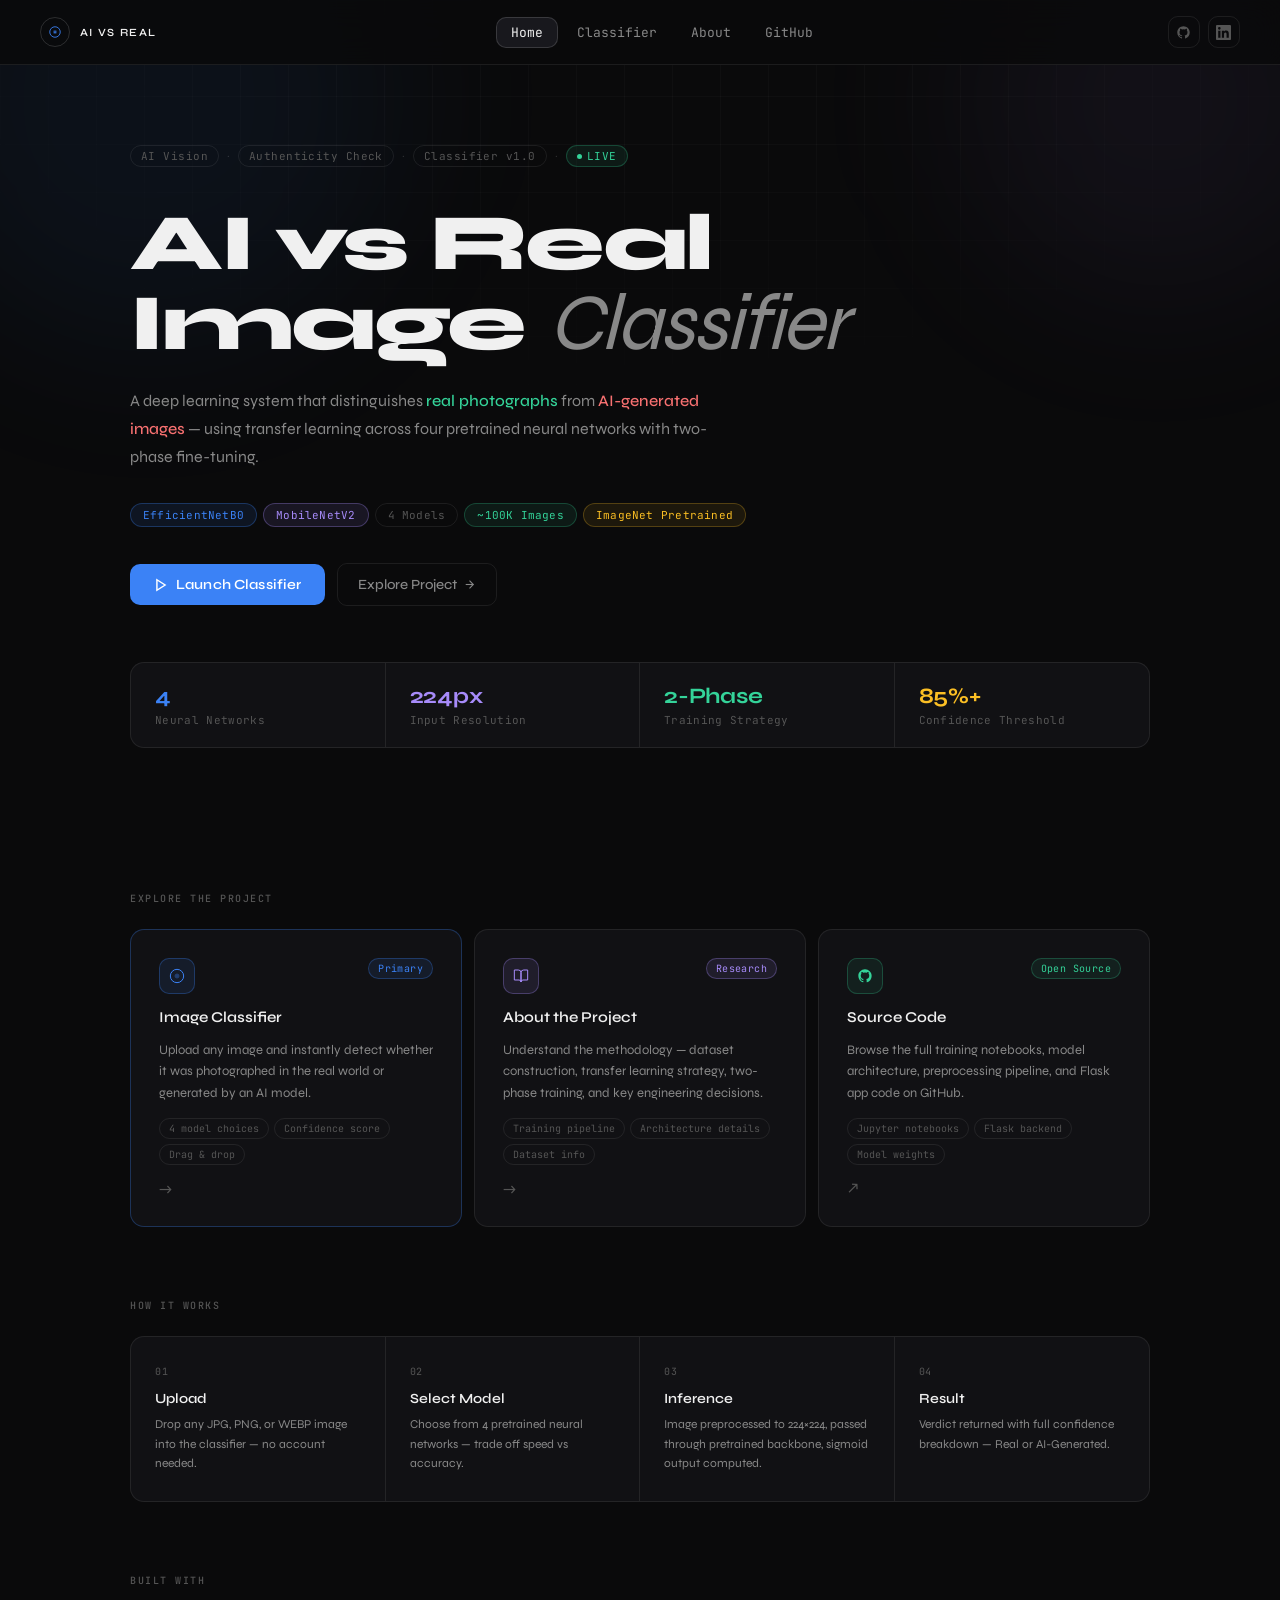
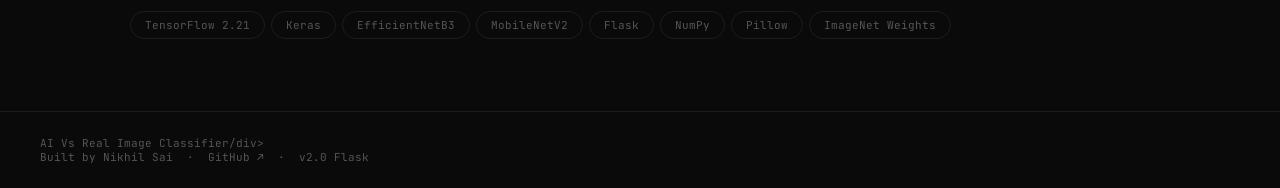
<file: templates/home.html>
<!DOCTYPE html>
<html lang="en">
<head>
  <meta charset="UTF-8" />
  <meta name="viewport" content="width=device-width, initial-scale=1.0" />
  <title>AI vs Real Image Classifier</title>
  <link href="https://fonts.googleapis.com/css2?family=Syne:wght@400;500;600;700;800&family=JetBrains+Mono:wght@300;400;500&display=swap" rel="stylesheet" />
  <style>
    *, *::before, *::after { box-sizing: border-box; margin: 0; padding: 0; }

    :root {
      --bg: #0a0a0b;
      --bg-2: #111114;
      --bg-3: #18181d;
      --border: rgba(255,255,255,0.08);
      --border-2: rgba(255,255,255,0.14);
      --text: #f0f0f0;
      --text-2: #888;
      --text-3: #555;
      --blue: #3b82f6;
      --blue-bg: rgba(59,130,246,0.10);
      --blue-border: rgba(59,130,246,0.3);
      --purple: #a78bfa;
      --purple-bg: rgba(167,139,250,0.10);
      --purple-border: rgba(167,139,250,0.3);
      --green: #34d399;
      --green-bg: rgba(52,211,153,0.08);
      --green-border: rgba(52,211,153,0.25);
      --amber: #fbbf24;
      --amber-bg: rgba(251,191,36,0.08);
      --amber-border: rgba(251,191,36,0.25);
      --red: #f87171;
      --radius: 10px;
      --radius-lg: 14px;
    }

    html { scroll-behavior: smooth; }

    body {
      font-family: 'Syne', sans-serif;
      background: var(--bg);
      color: var(--text);
      min-height: 100vh;
      overflow-x: hidden;
    }

    /* ── BACKGROUND GRID ── */
    .bg-grid {
      position: fixed;
      inset: 0;
      pointer-events: none;
      z-index: 0;
      background-image:
        linear-gradient(rgba(255,255,255,0.025) 1px, transparent 1px),
        linear-gradient(90deg, rgba(255,255,255,0.025) 1px, transparent 1px);
      background-size: 48px 48px;
      mask-image: radial-gradient(ellipse 80% 60% at 50% 0%, black 30%, transparent 80%);
    }

    .bg-orb {
      position: fixed;
      border-radius: 50%;
      filter: blur(80px);
      pointer-events: none;
      z-index: 0;
    }
    .bg-orb-1 { width: 500px; height: 500px; top: -150px; left: -100px; background: rgba(59,130,246,0.06); }
    .bg-orb-2 { width: 400px; height: 400px; top: -100px; right: -80px; background: rgba(167,139,250,0.05); }

    /* ── NAVBAR ── */
    nav {
      position: sticky;
      top: 0;
      z-index: 100;
      display: flex;
      align-items: center;
      justify-content: space-between;
      padding: 16px 40px;
      background: rgba(10,10,11,0.85);
      backdrop-filter: blur(16px);
      border-bottom: 1px solid var(--border);
    }

    .nav-brand {
      display: flex;
      align-items: center;
      gap: 10px;
      text-decoration: none;
      color: var(--text);
    }

    .nav-logo {
      width: 30px;
      height: 30px;
      border-radius: 50%;
      border: 1px solid var(--border-2);
      display: flex;
      align-items: center;
      justify-content: center;
      color: var(--blue);
    }

    .nav-name {
      font-size: 11px;
      font-weight: 600;
      letter-spacing: 0.12em;
      color: var(--text);
    }

    .nav-links {
      display: flex;
      gap: 4px;
    }

    .nav-link {
      font-size: 13px;
      font-weight: 400;
      color: var(--text-2);
      text-decoration: none;
      padding: 6px 14px;
      border-radius: var(--radius);
      border: 1px solid transparent;
      transition: all 0.15s;
      font-family: 'JetBrains Mono', monospace;
    }

    .nav-link:hover { color: var(--text); background: var(--bg-3); border-color: var(--border); }
    .nav-link.active { color: var(--text); background: var(--bg-3); border-color: var(--border-2); }

    .nav-icons {
      display: flex;
      gap: 8px;
    }

    .nav-icon {
      width: 32px;
      height: 32px;
      display: flex;
      align-items: center;
      justify-content: center;
      color: var(--text-3);
      border-radius: var(--radius);
      border: 1px solid var(--border);
      transition: all 0.15s;
      text-decoration: none;
    }

    .nav-icon:hover { color: var(--text-2); border-color: var(--border-2); }

    /* ── LAYOUT WRAPPER ── */
    .wrapper {
      position: relative;
      z-index: 1;
      max-width: 1100px;
      margin: 0 auto;
      padding: 0 40px;
    }

    /* ── HERO ── */
    .hero {
      padding: 80px 0 64px;
    }

    .eyebrow {
      display: flex;
      align-items: center;
      flex-wrap: wrap;
      gap: 8px;
      margin-bottom: 36px;
      opacity: 0;
      animation: fadeUp 0.6s ease forwards;
    }

    .etag {
      font-family: 'JetBrains Mono', monospace;
      font-size: 11px;
      color: var(--text-3);
      padding: 3px 10px;
      border: 1px solid var(--border);
      border-radius: 20px;
      letter-spacing: 0.04em;
    }

    .esep { color: var(--border-2); font-size: 12px; }

    .elive {
      font-family: 'JetBrains Mono', monospace;
      font-size: 11px;
      color: var(--green);
      padding: 3px 10px;
      border: 1px solid var(--green-border);
      border-radius: 20px;
      background: var(--green-bg);
      letter-spacing: 0.06em;
      display: flex;
      align-items: center;
      gap: 5px;
    }

    .elive-dot {
      width: 5px;
      height: 5px;
      border-radius: 50%;
      background: var(--green);
      animation: pulse 2s infinite;
    }

    @keyframes pulse {
      0%, 100% { opacity: 1; }
      50% { opacity: 0.3; }
    }

    .hero-title {
      font-size: clamp(48px, 7vw, 80px);
      font-weight: 800;
      line-height: 1.0;
      letter-spacing: -0.03em;
      margin-bottom: 24px;
      opacity: 0;
      animation: fadeUp 0.6s 0.1s ease forwards;
    }

    .hero-title em {
      font-style: italic;
      font-weight: 400;
      color: var(--text-2);
    }

    .hero-title .accent { color: var(--blue); }

    .hero-sub {
      font-size: 16px;
      font-weight: 400;
      color: var(--text-2);
      line-height: 1.75;
      max-width: 580px;
      margin-bottom: 32px;
      opacity: 0;
      animation: fadeUp 0.6s 0.2s ease forwards;
    }

    .hl-g { color: var(--green); font-weight: 500; }
    .hl-r { color: var(--red); font-weight: 500; }

    .chips {
      display: flex;
      flex-wrap: wrap;
      gap: 6px;
      margin-bottom: 36px;
      opacity: 0;
      animation: fadeUp 0.6s 0.3s ease forwards;
    }

    .chip {
      font-family: 'JetBrains Mono', monospace;
      font-size: 11px;
      padding: 4px 12px;
      border-radius: 20px;
      border: 1px solid var(--border);
      color: var(--text-3);
      letter-spacing: 0.02em;
    }

    .chip-blue  { color: var(--blue);   border-color: var(--blue-border);   background: var(--blue-bg); }
    .chip-purple{ color: var(--purple); border-color: var(--purple-border); background: var(--purple-bg); }
    .chip-green { color: var(--green);  border-color: var(--green-border);  background: var(--green-bg); }
    .chip-amber { color: var(--amber);  border-color: var(--amber-border);  background: var(--amber-bg); }

    .ctas {
      display: flex;
      gap: 12px;
      align-items: center;
      margin-bottom: 56px;
      opacity: 0;
      animation: fadeUp 0.6s 0.4s ease forwards;
    }

    .cta-primary {
      display: inline-flex;
      align-items: center;
      gap: 8px;
      font-family: 'Syne', sans-serif;
      font-size: 14px;
      font-weight: 600;
      padding: 12px 24px;
      border-radius: var(--radius);
      background: var(--blue);
      color: #fff;
      text-decoration: none;
      border: none;
      cursor: pointer;
      transition: all 0.15s;
      letter-spacing: 0.01em;
    }

    .cta-primary:hover { background: #5a9cf8; transform: translateY(-1px); }

    .cta-secondary {
      display: inline-flex;
      align-items: center;
      gap: 6px;
      font-family: 'Syne', sans-serif;
      font-size: 14px;
      font-weight: 500;
      padding: 12px 20px;
      border-radius: var(--radius);
      background: transparent;
      color: var(--text-2);
      text-decoration: none;
      border: 1px solid var(--border);
      cursor: pointer;
      transition: all 0.15s;
    }

    .cta-secondary:hover { color: var(--text); border-color: var(--border-2); background: var(--bg-3); }

    /* ── STAT BAR ── */
    .stat-bar {
      display: grid;
      grid-template-columns: repeat(4, 1fr);
      border: 1px solid var(--border);
      border-radius: var(--radius-lg);
      overflow: hidden;
      background: var(--bg-2);
      margin-bottom: 80px;
      opacity: 0;
      animation: fadeUp 0.6s 0.5s ease forwards;
    }

    .stat {
      padding: 20px 24px;
      border-right: 1px solid var(--border);
    }

    .stat:last-child { border-right: none; }

    .stat-val {
      font-size: 22px;
      font-weight: 700;
      margin-bottom: 4px;
      letter-spacing: -0.01em;
    }

    .stat-lbl {
      font-family: 'JetBrains Mono', monospace;
      font-size: 11px;
      color: var(--text-3);
      letter-spacing: 0.03em;
    }

    /* ── SECTION LABEL ── */
    .sec-label {
      font-family: 'JetBrains Mono', monospace;
      font-size: 10px;
      font-weight: 500;
      letter-spacing: 0.15em;
      color: var(--text-3);
      margin-bottom: 24px;
    }

    /* ── CARDS ── */
    .cards-section { padding-bottom: 72px; }

    .cards-grid {
      display: grid;
      grid-template-columns: repeat(3, 1fr);
      gap: 12px;
    }

    .card {
      background: var(--bg-2);
      border: 1px solid var(--border);
      border-radius: var(--radius-lg);
      padding: 28px;
      text-decoration: none;
      color: var(--text);
      display: flex;
      flex-direction: column;
      gap: 14px;
      cursor: pointer;
      transition: border-color 0.15s, transform 0.15s;
    }

    .card:hover { border-color: var(--border-2); transform: translateY(-2px); }
    .card-featured { border-color: var(--blue-border); }
    .card-featured:hover { border-color: var(--blue); }

    .card-top {
      display: flex;
      align-items: flex-start;
      justify-content: space-between;
    }

    .card-icon {
      width: 36px;
      height: 36px;
      border-radius: var(--radius);
      display: flex;
      align-items: center;
      justify-content: center;
      border: 1px solid var(--border);
    }

    .ci-blue { background: var(--blue-bg); border-color: var(--blue-border); color: var(--blue); }
    .ci-purple { background: var(--purple-bg); border-color: var(--purple-border); color: var(--purple); }
    .ci-green { background: var(--green-bg); border-color: var(--green-border); color: var(--green); }

    .badge {
      font-family: 'JetBrains Mono', monospace;
      font-size: 10px;
      padding: 3px 9px;
      border-radius: 20px;
      letter-spacing: 0.04em;
    }

    .badge-blue { background: var(--blue-bg); border: 1px solid var(--blue-border); color: var(--blue); }
    .badge-purple { background: var(--purple-bg); border: 1px solid var(--purple-border); color: var(--purple); }
    .badge-green { background: var(--green-bg); border: 1px solid var(--green-border); color: var(--green); }

    .card-title { font-size: 15px; font-weight: 600; }
    .card-desc { font-size: 13px; color: var(--text-2); line-height: 1.65; }

    .card-feats {
      display: flex;
      flex-wrap: wrap;
      gap: 5px;
    }

    .feat {
      font-family: 'JetBrains Mono', monospace;
      font-size: 10px;
      padding: 3px 9px;
      border-radius: 20px;
      border: 1px solid var(--border);
      color: var(--text-3);
    }

    .card-arrow {
      margin-top: auto;
      font-size: 16px;
      color: var(--text-3);
    }

    /* ── HOW IT WORKS ── */
    .how-section { padding-bottom: 72px; }

    .how-grid {
      display: grid;
      grid-template-columns: repeat(4, 1fr);
      border: 1px solid var(--border);
      border-radius: var(--radius-lg);
      overflow: hidden;
      background: var(--bg-2);
    }

    .step {
      padding: 28px 24px;
      border-right: 1px solid var(--border);
    }

    .step:last-child { border-right: none; }

    .step-num {
      font-family: 'JetBrains Mono', monospace;
      font-size: 10px;
      color: var(--text-3);
      letter-spacing: 0.08em;
      margin-bottom: 12px;
    }

    .step-title { font-size: 14px; font-weight: 600; margin-bottom: 8px; }
    .step-body { font-size: 12px; color: var(--text-2); line-height: 1.6; font-weight: 400; }

    /* ── TECH STACK ── */
    .tech-section { padding-bottom: 72px; }

    .tech-row {
      display: flex;
      flex-wrap: wrap;
      gap: 6px;
    }

    .tpill {
      font-family: 'JetBrains Mono', monospace;
      font-size: 11px;
      padding: 6px 14px;
      border-radius: 20px;
      border: 1px solid var(--border);
      color: var(--text-3);
      transition: all 0.15s;
    }

    .tpill:hover { color: var(--text-2); border-color: var(--border-2); }

    /* ── FOOTER ── */
    footer {
      border-top: 1px solid var(--border);
      padding: 24px 40px;
      display: flex;
      justify-content: space-between;
      align-items: center;
    }

    .footer-l {
      font-family: 'JetBrains Mono', monospace;
      font-size: 11px;
      color: var(--text-3);
    }

    .footer-r {
      font-family: 'JetBrains Mono', monospace;
      font-size: 11px;
      color: var(--text-3);
    }

    .footer-r a {
      color: var(--text-3);
      text-decoration: none;
      transition: color 0.15s;
    }

    .footer-r a:hover { color: var(--text-2); }

    @keyframes fadeUp {
      from { opacity: 0; transform: translateY(16px); }
      to   { opacity: 1; transform: translateY(0); }
    }
  </style>
</head>
<body>

  <div class="bg-grid" aria-hidden="true"></div>
  <div class="bg-orb bg-orb-1" aria-hidden="true"></div>
  <div class="bg-orb bg-orb-2" aria-hidden="true"></div>

  <!-- NAVBAR -->
  <nav>
    <a href="/" class="nav-brand">
      <div class="nav-logo">
        <svg width="14" height="14" viewBox="0 0 24 24" fill="none">
          <circle cx="12" cy="12" r="9" stroke="currentColor" stroke-width="1.5"/>
          <circle cx="12" cy="12" r="3.5" fill="currentColor" opacity="0.4"/>
          <circle cx="12" cy="12" r="1.5" fill="currentColor"/>
        </svg>
      </div>
      <span class="nav-name">AI VS REAL</span>
    </a>
    <div class="nav-links">
      <a href="/" class="nav-link active">Home</a>
      <a href="/classify" class="nav-link">Classifier</a>
      <a href="/about" class="nav-link">About</a>
      <a href="https://github.com/nikhilsai0803?tab=repositories" target="_blank" class="nav-link">GitHub</a>
    </div>
    <div class="nav-icons">
      <a href="https://github.com/nikhilsai0803?tab=repositories" target="_blank" class="nav-icon" title="GitHub">
        <svg width="15" height="15" fill="currentColor" viewBox="0 0 24 24"><path d="M12 2C6.477 2 2 6.477 2 12c0 4.418 2.865 8.166 6.839 9.489.5.092.682-.217.682-.482 0-.237-.008-.868-.013-1.703-2.782.604-3.369-1.342-3.369-1.342-.454-1.155-1.11-1.463-1.11-1.463-.908-.62.069-.608.069-.608 1.003.07 1.531 1.03 1.531 1.03.892 1.529 2.341 1.087 2.91.832.092-.647.35-1.088.636-1.338-2.22-.253-4.555-1.11-4.555-4.943 0-1.091.39-1.984 1.029-2.683-.103-.253-.446-1.27.098-2.647 0 0 .84-.269 2.75 1.025A9.578 9.578 0 0112 6.836a9.59 9.59 0 012.504.337c1.909-1.294 2.747-1.025 2.747-1.025.546 1.377.203 2.394.1 2.647.64.699 1.028 1.592 1.028 2.683 0 3.842-2.339 4.687-4.566 4.935.359.309.678.919.678 1.852 0 1.336-.012 2.415-.012 2.743 0 .267.18.578.688.48C19.138 20.163 22 16.418 22 12c0-5.523-4.477-10-10-10z"/></svg>
      </a>
      <a href="https://www.linkedin.com/in/nikhil-sai-sharma-vyjayanthula-7a58561a0" target="_blank" class="nav-icon" title="LinkedIn">
        <svg width="15" height="15" fill="currentColor" viewBox="0 0 24 24"><path d="M20.447 20.452h-3.554v-5.569c0-1.328-.027-3.037-1.852-3.037-1.853 0-2.136 1.445-2.136 2.939v5.667H9.351V9h3.414v1.561h.046c.477-.9 1.637-1.85 3.37-1.85 3.601 0 4.267 2.37 4.267 5.455v6.286zM5.337 7.433a2.062 2.062 0 01-2.063-2.065 2.064 2.064 0 112.063 2.065zm1.782 13.019H3.555V9h3.564v11.452zM22.225 0H1.771C.792 0 0 .774 0 1.729v20.542C0 23.227.792 24 1.771 24h20.451C23.2 24 24 23.227 24 22.271V1.729C24 .774 23.2 0 22.222 0h.003z"/></svg>
      </a>
    </div>
  </nav>

  <!-- MAIN -->
  <main>
    <div class="wrapper">

      <!-- HERO -->
      <section class="hero">
        <div class="eyebrow">
          <span class="etag">AI Vision</span>
          <span class="esep">·</span>
          <span class="etag">Authenticity Check</span>
          <span class="esep">·</span>
          <span class="etag">Classifier v1.0</span>
          <span class="esep">·</span>
          <span class="elive"><span class="elive-dot"></span>LIVE</span>
        </div>

        <h1 class="hero-title">
          AI vs Real<br>
          Image <em>Classifier</em>
        </h1>

        <p class="hero-sub">
          A deep learning system that distinguishes <span class="hl-g">real photographs</span> from
          <span class="hl-r">AI-generated images</span> — using transfer learning across
          four pretrained neural networks with two-phase fine-tuning.
        </p>

        <div class="chips">
          <span class="chip chip-blue">EfficientNetB0</span>
          <span class="chip chip-purple">MobileNetV2</span>
          <span class="chip">4 Models</span>
          <span class="chip chip-green">~100K Images</span>
          <span class="chip chip-amber">ImageNet Pretrained</span>
        </div>

        <div class="ctas">
          <a href="/classify" class="cta-primary">
            <svg width="14" height="14" viewBox="0 0 24 24" fill="none" stroke="currentColor" stroke-width="2.5"><polygon points="5 3 19 12 5 21 5 3"/></svg>
            Launch Classifier
          </a>
          <a href="/about" class="cta-secondary">
            Explore Project
            <svg width="13" height="13" viewBox="0 0 24 24" fill="none" stroke="currentColor" stroke-width="2"><line x1="5" y1="12" x2="19" y2="12"/><polyline points="12 5 19 12 12 19"/></svg>
          </a>
        </div>

        <div class="stat-bar">
          <div class="stat">
            <div class="stat-val" style="color:var(--blue)">4</div>
            <div class="stat-lbl">Neural Networks</div>
          </div>
          <div class="stat">
            <div class="stat-val" style="color:var(--purple)">224px</div>
            <div class="stat-lbl">Input Resolution</div>
          </div>
          <div class="stat">
            <div class="stat-val" style="color:var(--green)">2-Phase</div>
            <div class="stat-lbl">Training Strategy</div>
          </div>
          <div class="stat">
            <div class="stat-val" style="color:var(--amber)">85%+</div>
            <div class="stat-lbl">Confidence Threshold</div>
          </div>
        </div>
      </section>

      <!-- CARDS -->
      <section class="cards-section">
        <div class="sec-label">EXPLORE THE PROJECT</div>
        <div class="cards-grid">

          <a href="/classify" class="card card-featured">
            <div class="card-top">
              <div class="card-icon ci-blue">
                <svg width="16" height="16" viewBox="0 0 24 24" fill="none" stroke="currentColor" stroke-width="1.5">
                  <circle cx="12" cy="12" r="10"/>
                  <circle cx="12" cy="12" r="3" fill="currentColor" opacity="0.35"/>
                </svg>
              </div>
              <span class="badge badge-blue">Primary</span>
            </div>
            <div class="card-title">Image Classifier</div>
            <div class="card-desc">Upload any image and instantly detect whether it was photographed in the real world or generated by an AI model.</div>
            <div class="card-feats">
              <span class="feat">4 model choices</span>
              <span class="feat">Confidence score</span>
              <span class="feat">Drag & drop</span>
            </div>
            <div class="card-arrow">→</div>
          </a>

          <a href="/about" class="card">
            <div class="card-top">
              <div class="card-icon ci-purple">
                <svg width="16" height="16" viewBox="0 0 24 24" fill="none" stroke="currentColor" stroke-width="1.5">
                  <path d="M2 3h6a4 4 0 0 1 4 4v14a3 3 0 0 0-3-3H2z"/>
                  <path d="M22 3h-6a4 4 0 0 0-4 4v14a3 3 0 0 1 3-3h7z"/>
                </svg>
              </div>
              <span class="badge badge-purple">Research</span>
            </div>
            <div class="card-title">About the Project</div>
            <div class="card-desc">Understand the methodology — dataset construction, transfer learning strategy, two-phase training, and key engineering decisions.</div>
            <div class="card-feats">
              <span class="feat">Training pipeline</span>
              <span class="feat">Architecture details</span>
              <span class="feat">Dataset info</span>
            </div>
            <div class="card-arrow">→</div>
          </a>

          <a href="https://github.com/nikhilsai0803?tab=repositories" target="_blank" class="card">
            <div class="card-top">
              <div class="card-icon ci-green">
                <svg width="16" height="16" fill="currentColor" viewBox="0 0 24 24"><path d="M12 2C6.477 2 2 6.477 2 12c0 4.418 2.865 8.166 6.839 9.489.5.092.682-.217.682-.482 0-.237-.008-.868-.013-1.703-2.782.604-3.369-1.342-3.369-1.342-.454-1.155-1.11-1.463-1.11-1.463-.908-.62.069-.608.069-.608 1.003.07 1.531 1.03 1.531 1.03.892 1.529 2.341 1.087 2.91.832.092-.647.35-1.088.636-1.338-2.22-.253-4.555-1.11-4.555-4.943 0-1.091.39-1.984 1.029-2.683-.103-.253-.446-1.27.098-2.647 0 0 .84-.269 2.75 1.025A9.578 9.578 0 0112 6.836a9.59 9.59 0 012.504.337c1.909-1.294 2.747-1.025 2.747-1.025.546 1.377.203 2.394.1 2.647.64.699 1.028 1.592 1.028 2.683 0 3.842-2.339 4.687-4.566 4.935.359.309.678.919.678 1.852 0 1.336-.012 2.415-.012 2.743 0 .267.18.578.688.48C19.138 20.163 22 16.418 22 12c0-5.523-4.477-10-10-10z"/></svg>
              </div>
              <span class="badge badge-green">Open Source</span>
            </div>
            <div class="card-title">Source Code</div>
            <div class="card-desc">Browse the full training notebooks, model architecture, preprocessing pipeline, and Flask app code on GitHub.</div>
            <div class="card-feats">
              <span class="feat">Jupyter notebooks</span>
              <span class="feat">Flask backend</span>
              <span class="feat">Model weights</span>
            </div>
            <div class="card-arrow">↗</div>
          </a>

        </div>
      </section>

      <!-- HOW IT WORKS -->
      <section class="how-section">
        <div class="sec-label">HOW IT WORKS</div>
        <div class="how-grid">
          <div class="step">
            <div class="step-num">01</div>
            <div class="step-title">Upload</div>
            <div class="step-body">Drop any JPG, PNG, or WEBP image into the classifier — no account needed.</div>
          </div>
          <div class="step">
            <div class="step-num">02</div>
            <div class="step-title">Select Model</div>
            <div class="step-body">Choose from 4 pretrained neural networks — trade off speed vs accuracy.</div>
          </div>
          <div class="step">
            <div class="step-num">03</div>
            <div class="step-title">Inference</div>
            <div class="step-body">Image preprocessed to 224×224, passed through pretrained backbone, sigmoid output computed.</div>
          </div>
          <div class="step">
            <div class="step-num">04</div>
            <div class="step-title">Result</div>
            <div class="step-body">Verdict returned with full confidence breakdown — Real or AI-Generated.</div>
          </div>
        </div>
      </section>

      <!-- TECH STACK -->
      <section class="tech-section">
        <div class="sec-label">BUILT WITH</div>
        <div class="tech-row">
          <span class="tpill">TensorFlow 2.21</span>
          <span class="tpill">Keras</span>
          <span class="tpill">EfficientNetB3</span>
          <span class="tpill">MobileNetV2</span>
          <span class="tpill">Flask</span>
          <span class="tpill">NumPy</span>
          <span class="tpill">Pillow</span>
          <span class="tpill">ImageNet Weights</span>
        </div>
      </section>

    </div>
  </main>

  <!-- FOOTER -->
  <footer>
    <div class="footer-l">AI Vs Real Image Classifier/div>
    <div class="footer-r">
      Built by Nikhil Sai &nbsp;·&nbsp;
      <a href="https://github.com/nikhilsai0803?tab=repositories" target="_blank">GitHub ↗</a>
      &nbsp;·&nbsp; v2.0 Flask
    </div>
  </footer>

</body>
</html>
</file>
